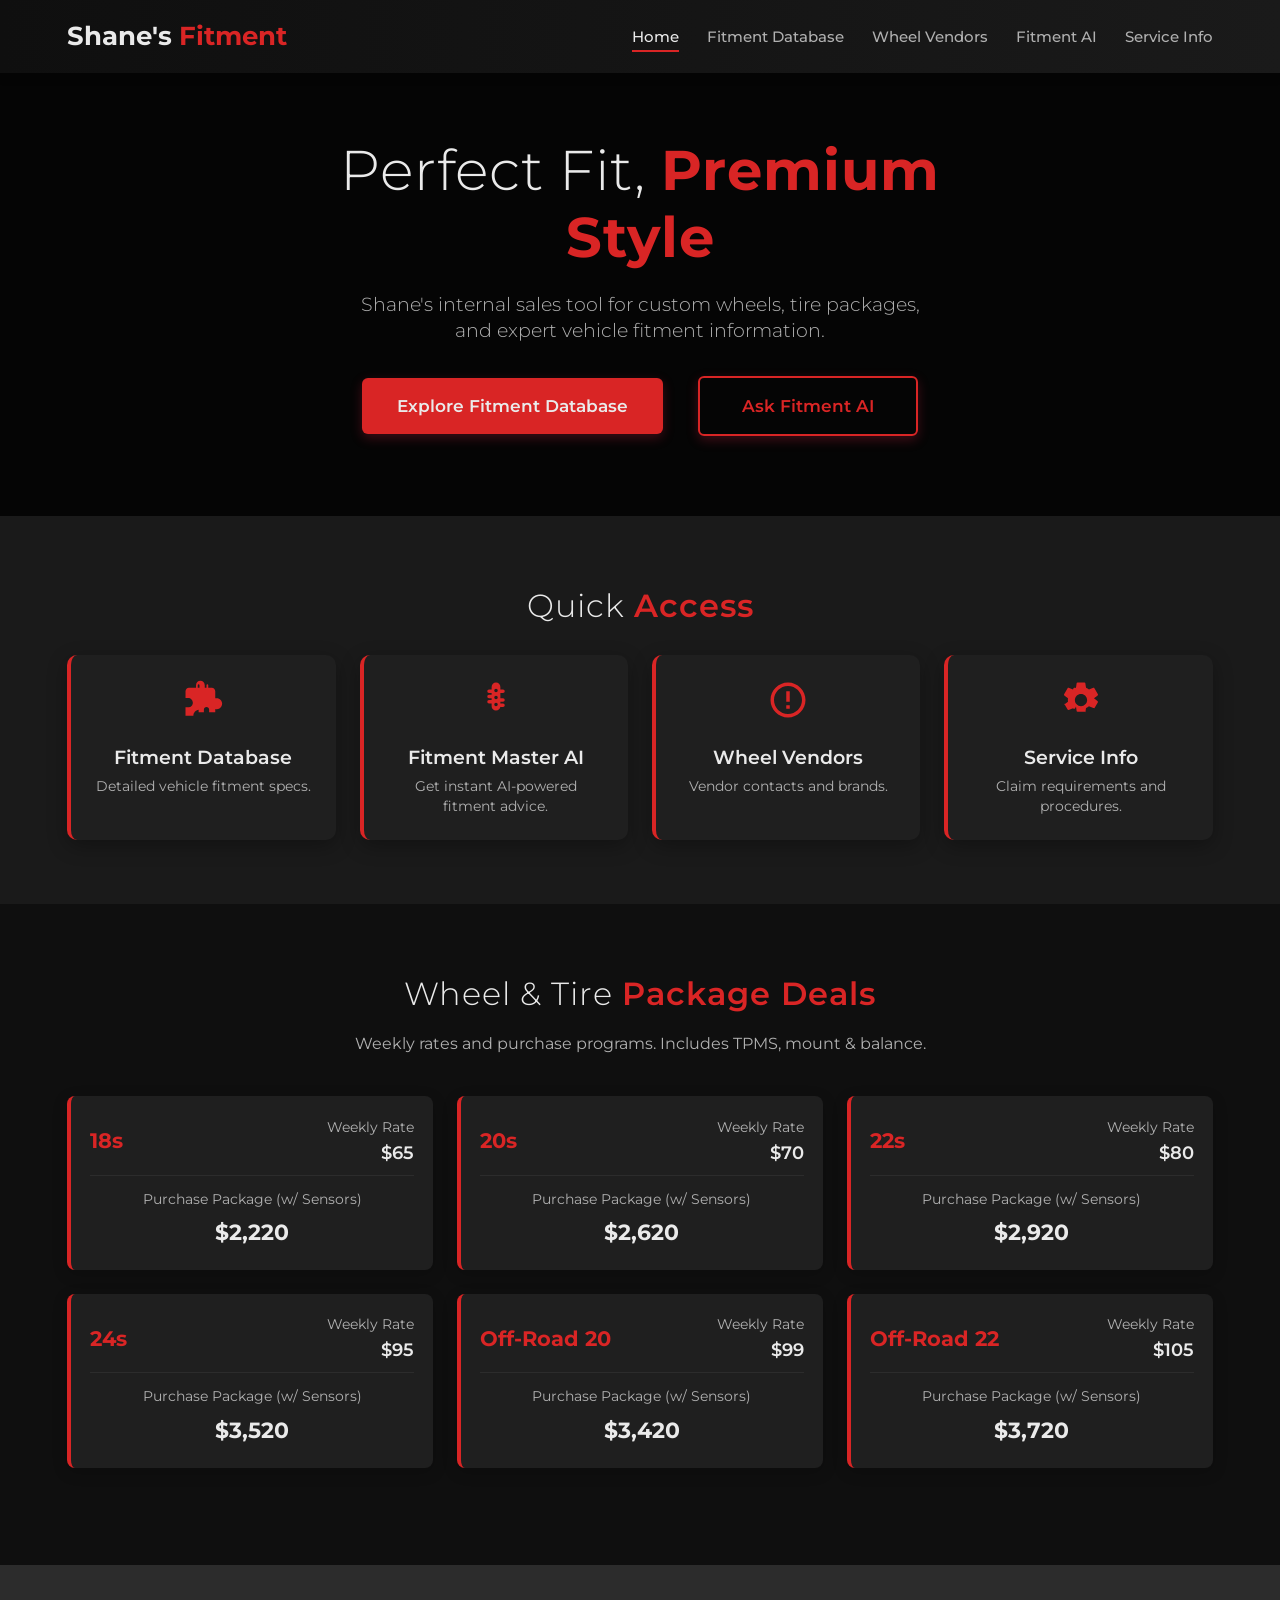
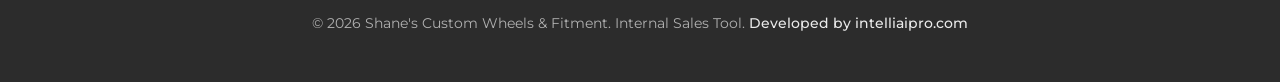
<file: index.html>
<!DOCTYPE html>
<html lang="en">
<head>
    <meta charset="UTF-8">
    <meta name="viewport" content="width=device-width, initial-scale=1.0, user-scalable=no, viewport-fit=cover">
    <title>Shane's Custom Wheels & Fitment</title>
    <meta name="description" content="Internal tool for Shane's sales team. Quick access to wheel and tire fitment data, package deals, and distributor information.">
    <link href="https://fonts.googleapis.com/css2?family=Montserrat:wght@300;400;500;600;700&display=swap" rel="stylesheet">
<style>
:root {
    --black-primary: #0F0F0F;
    --black-secondary: #1A1A1A;
    --black-tertiary: #2C2C2C;
    --black-card: #1F1F1F;
    --black-hover: #383838;
    --text-primary: #EAEAEA;
    --text-secondary: #B0B0B0;
    --accent-red: #D92525;
    --accent-red-hover: #F04040;
    --overlay-dark: rgba(0, 0, 0, 0.65);
    --spacing-unit: 1rem;
}

* {
    margin: 0;
    padding: 0;
    box-sizing: border-box;
    -webkit-tap-highlight-color: transparent;
}

html {
    scroll-behavior: smooth;
}

body {
    background-color: var(--black-primary);
    color: var(--text-primary);
    font-family: 'Montserrat', 'Segoe UI', sans-serif;
    line-height: 1.6;
    font-size: 18px;
    padding-bottom: 120px; /* Increased for bigger nav */
    min-height: 100vh;
    overflow-x: hidden;
}

.container {
    width: 92%;
    max-width: 1200px;
    margin: 0 auto;
    padding: 0 var(--spacing-unit);
}

/* --- Enhanced Mobile Navigation --- */
.app-nav {
    display: none;
    background: linear-gradient(to right, var(--black-primary), var(--black-secondary));
    padding: var(--spacing-unit) 0;
    box-shadow: 0 2px 10px rgba(0,0,0,0.3);
    position: sticky;
    top: 0;
    z-index: 1000;
}
.app-nav .container {
    display: flex;
    justify-content: space-between;
    align-items: center;
}
.nav-logo {
    font-size: calc(var(--spacing-unit) * 1.6);
    font-weight: 700;
    color: var(--text-primary);
    text-decoration: none;
}
.nav-logo span {
    color: var(--accent-red);
}
.nav-links a {
    color: var(--text-secondary);
    text-decoration: none;
    margin-left: calc(var(--spacing-unit) * 1.2);
    font-weight: 500;
    padding-bottom: 0.25rem;
    transition: color 0.3s ease, border-color 0.3s ease;
    border-bottom: 2px solid transparent;
    font-size: calc(var(--spacing-unit) * 1);
}
.nav-links a:hover, .nav-links a.active-nav-link {
    color: var(--text-primary);
    border-bottom: 2px solid var(--accent-red);
}

/* Enhanced Mobile Bottom Navigation */
.mobile-bottom-nav {
    position: fixed !important;
    bottom: 0 !important;
    left: 0 !important;
    right: 0 !important;
    background-color: var(--black-secondary) !important;
    box-shadow: 0 -2px 15px rgba(0,0,0,0.4);
    display: flex !important;
    justify-content: space-around;
    padding: 0.8rem 0;
    z-index: 1000 !important;
    width: 100% !important;
}

/* Force mobile nav on smaller screens */
@media (max-width: 1023px) {
    .mobile-bottom-nav {
        display: flex !important;
        padding: 1.4rem 0.5rem 1.8rem 0.5rem !important; /* Even bigger on mobile */
    }
    .mobile-bottom-nav a {
        min-height: 80px !important; /* Bigger touch targets */
    }
    .mobile-bottom-nav a svg {
        width: 36px !important; /* Even bigger icons on phones */
        height: 36px !important;
    }
    .app-nav {
        display: none !important;
    }
}
.mobile-bottom-nav a {
    flex-grow: 1;
    text-align: center;
    padding: 0.8rem 0.2rem;
    color: var(--text-secondary);
    text-decoration: none;
    font-size: 0.75rem;
    display: flex;
    flex-direction: column;
    align-items: center;
    transition: color 0.2s ease, transform 0.2s ease;
    font-weight: 500;
}
.mobile-bottom-nav a svg {
    width: 28px;
    height: 28px;
    margin-bottom: 0.3rem;
    fill: currentColor;
}
.mobile-bottom-nav a.active-nav-link {
    color: var(--accent-red);
    transform: translateY(-2px);
}
.mobile-bottom-nav a:active {
    transform: scale(0.95);
}

/* --- Page Content Wrappers --- */
.page-content {
    display: none;
    animation: fadeInPage 0.5s ease-out;
}
.page-content.active-page {
    display: block;
}
@keyframes fadeInPage {
    from { opacity: 0; transform: translateY(10px); }
    to { opacity: 1; transform: translateY(0); }
}

/* --- Enhanced Page Headers --- */
.page-header-generic {
    padding: calc(var(--spacing-unit) * 2.5) 0 calc(var(--spacing-unit) * 2);
    text-align: center;
    background-color: var(--black-secondary);
    border-bottom: 1px solid var(--black-tertiary);
}
.page-header-generic h1 {
    font-size: calc(var(--spacing-unit) * 2);
    font-weight: 600;
    margin-bottom: calc(var(--spacing-unit) * 0.8);
    line-height: 1.2;
}
.page-header-generic h1 span { 
    color: var(--accent-red); 
}
.page-header-generic p {
    font-size: calc(var(--spacing-unit) * 1.1);
    color: var(--text-secondary);
    max-width: 600px;
    margin: 0 auto;
    line-height: 1.5;
}

/* --- Home Page --- */
.hero-section {
    background: var(--overlay-dark);
    color: var(--text-primary);
    text-align: center;
    padding: calc(var(--spacing-unit) * 4) var(--spacing-unit) calc(var(--spacing-unit) * 5);
    position: relative;
    display: flex;
    flex-direction: column;
    align-items: center;
    justify-content: center;
}
.hero-content { 
    position: relative; 
    z-index: 2; 
    max-width: 600px; 
}
.hero-title {
    font-size: calc(var(--spacing-unit) * 2.2);
    font-weight: 300; 
    margin-bottom: calc(var(--spacing-unit) * 1.2);
    letter-spacing: 1px; 
    line-height: 1.2;
}
.hero-title span { 
    font-weight: 700; 
    color: var(--accent-red); 
}
.hero-subtitle {
    font-size: calc(var(--spacing-unit) * 1.1);
    margin-bottom: calc(var(--spacing-unit) * 2);
    color: var(--text-secondary); 
    font-weight: 300;
    line-height: 1.4;
}
.hero-cta-group {
    display: flex;
    flex-direction: column;
    gap: calc(var(--spacing-unit) * 1.2);
    margin-top: calc(var(--spacing-unit) * 1.5);
    align-items: center; 
}
.hero-cta-button {
    background-color: var(--accent-red); 
    color: var(--text-primary);
    padding: calc(var(--spacing-unit) * 1.1) calc(var(--spacing-unit) * 2.2);
    text-decoration: none; 
    border-radius: 6px;
    font-size: calc(var(--spacing-unit) * 1.1);
    font-weight: 600;
    transition: background-color 0.3s ease, transform 0.2s ease;
    display: flex;
    align-items: center;
    justify-content: center;
    box-shadow: 0 4px 12px rgba(196, 30, 58, 0.3);
    min-width: 250px;
    min-height: 52px;
}
.hero-cta-button:hover { 
    background-color: var(--accent-red-hover); 
    transform: translateY(-2px); 
}
.hero-cta-button-alt {
    background-color: transparent;
    border: 2px solid var(--accent-red);
    color: var(--accent-red);
}
.hero-cta-button-alt:hover {
    background-color: var(--accent-red);
    color: var(--text-primary);
}

.home-section {
    padding: calc(var(--spacing-unit) * 3) 0;
    background-color: var(--black-primary);
}
.home-section:nth-child(even) { 
    background-color: var(--black-secondary); 
}

.home-section-title {
    text-align: center;
    font-size: calc(var(--spacing-unit) * 1.8);
    font-weight: 300;
    margin-bottom: calc(var(--spacing-unit) * 0.8); 
    color: var(--text-primary);
    letter-spacing: 1px;
}
.home-section-title span { 
    color: var(--accent-red); 
    font-weight: 600; 
}
.home-section-subtitle {
    text-align: center; 
    font-size: calc(var(--spacing-unit) * 1);
    color: var(--text-secondary); 
    max-width: 700px;
    margin: 0 auto calc(var(--spacing-unit) * 2.5) auto; 
    line-height: 1.5;
}

/* Home Page Quick Links Cards Section */
.home-cards-container {
    display: grid;
    grid-template-columns: 1fr; 
    gap: calc(var(--spacing-unit) * 1.2);
    margin-top: calc(var(--spacing-unit) * 1.5);
}
.home-feature-card {
    display: flex;
    flex-direction: column;
    align-items: center;
    text-align: center;
    background-color: var(--black-card);
    padding: calc(var(--spacing-unit) * 1.5);
    border-radius: 10px;
    text-decoration: none;
    color: var(--text-primary);
    box-shadow: 0 6px 20px rgba(0,0,0,0.3);
    transition: transform 0.3s ease, box-shadow 0.3s ease;
    border-left: 4px solid var(--accent-red); 
    min-height: 140px;
}
.home-feature-card:hover {
    transform: translateY(-6px);
    box-shadow: 0 12px 30px rgba(0,0,0,0.4);
}
.home-card-icon {
    margin-bottom: calc(var(--spacing-unit) * 1); 
}
.home-card-icon svg {
    width: 42px;
    height: 42px;
    fill: var(--accent-red);
}
.home-feature-card h3 {
    font-size: calc(var(--spacing-unit) * 1.15);
    font-weight: 600;
    margin-bottom: calc(var(--spacing-unit) * 0.4);
    line-height: 1.3;
}
.home-feature-card p {
    font-size: calc(var(--spacing-unit) * 0.95);
    color: var(--text-secondary);
    line-height: 1.4;
}

/* --- Mobile-First Package Deals Cards --- */
.package-deals-container {
    display: grid;
    grid-template-columns: 1fr;
    gap: calc(var(--spacing-unit) * 1);
    margin-top: calc(var(--spacing-unit) * 1.5);
}

.package-deal-card {
    background-color: var(--black-card);
    border-radius: 8px;
    padding: calc(var(--spacing-unit) * 1.2);
    box-shadow: 0 4px 15px rgba(0,0,0,0.2);
    border-left: 4px solid var(--accent-red);
    transition: transform 0.2s ease, box-shadow 0.2s ease;
}

.package-deal-card:hover {
    transform: translateY(-2px);
    box-shadow: 0 6px 20px rgba(0,0,0,0.3);
}

.package-deal-header {
    display: flex;
    justify-content: space-between;
    align-items: center;
    margin-bottom: calc(var(--spacing-unit) * 0.8);
    padding-bottom: calc(var(--spacing-unit) * 0.5);
    border-bottom: 1px solid var(--black-tertiary);
}

.package-size {
    font-size: calc(var(--spacing-unit) * 1.3);
    font-weight: 700;
    color: var(--accent-red);
}

.weekly-rate {
    font-size: calc(var(--spacing-unit) * 0.9);
    color: var(--text-secondary);
    text-align: right;
}

.weekly-rate-amount {
    display: block;
    font-size: calc(var(--spacing-unit) * 1.1);
    font-weight: 600;
    color: var(--text-primary);
}

.package-purchase {
    text-align: center;
}

.package-purchase-label {
    font-size: calc(var(--spacing-unit) * 0.85);
    color: var(--text-secondary);
    margin-bottom: calc(var(--spacing-unit) * 0.3);
}

.package-purchase-amount {
    font-size: calc(var(--spacing-unit) * 1.4);
    font-weight: 700;
    color: var(--text-primary);
}

/* --- Mobile-First Vendor Cards --- */
.vendor-cards-container {
    display: grid;
    grid-template-columns: 1fr;
    gap: calc(var(--spacing-unit) * 1);
    margin-top: calc(var(--spacing-unit) * 1.5);
}

.vendor-card {
    background-color: var(--black-card);
    border-radius: 8px;
    padding: calc(var(--spacing-unit) * 1.2);
    box-shadow: 0 4px 15px rgba(0,0,0,0.2);
    border-left: 4px solid var(--accent-red);
    transition: transform 0.2s ease, box-shadow 0.2s ease;
}

.vendor-card:hover {
    transform: translateY(-2px);
    box-shadow: 0 6px 20px rgba(0,0,0,0.3);
}

.vendor-header {
    display: flex;
    justify-content: space-between;
    align-items: flex-start;
    margin-bottom: calc(var(--spacing-unit) * 0.8);
    flex-wrap: wrap;
    gap: calc(var(--spacing-unit) * 0.5);
}

.vendor-name {
    font-size: calc(var(--spacing-unit) * 1.1);
    font-weight: 600;
    color: var(--text-primary);
    flex: 1;
    min-width: 200px;
}

.vendor-phone {
    font-size: calc(var(--spacing-unit) * 0.95);
    font-weight: 500;
    color: var(--accent-red);
    text-decoration: none;
    padding: calc(var(--spacing-unit) * 0.3) calc(var(--spacing-unit) * 0.8);
    background-color: rgba(217, 37, 37, 0.1);
    border-radius: 4px;
    transition: background-color 0.2s ease;
}

.vendor-phone:hover {
    background-color: rgba(217, 37, 37, 0.2);
}

.vendor-brands-label {
    font-size: calc(var(--spacing-unit) * 0.8);
    color: var(--text-secondary);
    margin-bottom: calc(var(--spacing-unit) * 0.4);
    text-transform: uppercase;
    letter-spacing: 0.5px;
    font-weight: 500;
}

.vendor-brands {
    font-size: calc(var(--spacing-unit) * 0.9);
    color: var(--text-primary);
    line-height: 1.5;
    word-break: break-word;
}

/* --- AI Interface Enhancement --- */
.ai-interface-container {
    width: 100%;
    height: 80vh;
    min-height: 600px;
    background-color: var(--black-card);
    border-radius: 12px;
    box-shadow: 0 8px 25px rgba(0,0,0,0.3);
    margin: calc(var(--spacing-unit) * 2) 0;
    overflow: hidden;
    border: 2px solid var(--black-tertiary);
}

.ai-interface-container iframe {
    width: 100%;
    height: 100%;
    border: none;
    border-radius: 10px;
}

.ai-intro {
    text-align: center;
    padding: calc(var(--spacing-unit) * 2);
    background-color: var(--black-secondary);
    margin-bottom: calc(var(--spacing-unit) * 1);
    border-radius: 8px;
}

.ai-intro h2 {
    font-size: calc(var(--spacing-unit) * 1.4);
    margin-bottom: calc(var(--spacing-unit) * 0.8);
    color: var(--accent-red);
}

.ai-intro p {
    font-size: calc(var(--spacing-unit) * 1);
    color: var(--text-secondary);
    line-height: 1.5;
}

/* --- Fitment Database --- */
.fitment-search-container {
    margin: calc(var(--spacing-unit) * 1.5) auto calc(var(--spacing-unit) * 2); 
    max-width: 500px; 
    padding: 0 var(--spacing-unit);
}
.fitment-search-container input[type="text"] {
    width: 100%;
    padding: calc(var(--spacing-unit) * 1) calc(var(--spacing-unit) * 1.2);
    background-color: var(--black-tertiary);
    border: 2px solid var(--black-card);
    border-radius: 8px;
    color: var(--text-primary);
    font-size: calc(var(--spacing-unit) * 1);
    outline: none;
    box-shadow: 0 4px 15px rgba(0,0,0,0.2);
    transition: border-color 0.3s ease, box-shadow 0.3s ease;
    min-height: 52px;
}
.fitment-search-container input[type="text"]:focus {
    border-color: var(--accent-red);
    box-shadow: 0 4px 15px rgba(217, 37, 37, 0.2);
}
.fitment-search-container input[type="text"]::placeholder { 
    color: var(--text-secondary); 
}

.manufacturer-cards-container {
    display: grid;
    grid-template-columns: 1fr; 
    gap: calc(var(--spacing-unit) * 1.2);
    padding: 0 var(--spacing-unit) var(--spacing-unit);
}
.manufacturer-card {
    background-color: var(--black-card);
    border-radius: 8px;
    padding: calc(var(--spacing-unit) * 1.4);
    box-shadow: 0 6px 18px rgba(0,0,0,0.25);
    transition: transform 0.2s ease-out, box-shadow 0.2s ease-out;
    border-left: 4px solid var(--accent-red);
    cursor: pointer;
    min-height: 120px;
}
.manufacturer-card:hover {
    transform: translateY(-4px);
    box-shadow: 0 10px 25px rgba(0,0,0,0.35);
}
.manufacturer-card-title {
    font-size: calc(var(--spacing-unit) * 1.3);
    font-weight: 600; 
    margin-bottom: calc(var(--spacing-unit) * 0.4);
    line-height: 1.3;
}
.manufacturer-card-desc {
    font-size: calc(var(--spacing-unit) * 0.95);
    color: var(--text-secondary);
    margin-bottom: calc(var(--spacing-unit) * 0.8);
    line-height: 1.4;
}
.manufacturer-card-tag {
    display: inline-block; 
    background-color: rgba(217, 37, 37, 0.1);
    color: var(--accent-red); 
    padding: 0.4rem 1rem;
    border-radius: 4px;
    font-size: 0.8rem;
    font-weight: 500; 
    text-transform: uppercase;
    letter-spacing: 0.5px;
}
.manufacturer-card.hidden-card { 
    display: none !important; 
}

/* Fitment Detail View */
.fitment-detail-view {
    padding: calc(var(--spacing-unit) * 1.5) 0; 
    background-color: var(--black-primary);
}
.fitment-detail-header {
    display: flex;
    align-items: center;
    margin-bottom: calc(var(--spacing-unit) * 2);
    padding: 0 var(--spacing-unit); 
}
.back-to-list-btn {
    background: none; 
    border: none; 
    color: var(--accent-red);
    font-size: calc(var(--spacing-unit) * 1.8);
    padding: calc(var(--spacing-unit) * 0.8);
    margin-right: calc(var(--spacing-unit) * 0.8); 
    cursor: pointer;
    display: flex; 
    align-items: center; 
    justify-content: center;
    border-radius: 50%;
    transition: background-color 0.3s ease, transform 0.2s ease;
    min-width: 48px;
    min-height: 48px;
}
.back-to-list-btn:hover {
    background-color: rgba(217, 37, 37, 0.1);
    transform: scale(1.1);
}
.back-to-list-btn svg {
    width: 28px;
    height: 28px;
    fill: currentColor;
}
.fitment-detail-title {
    font-size: calc(var(--spacing-unit) * 1.6);
    font-weight: 600;
    line-height: 1.3;
}
.fitment-detail-title span { 
    color: var(--accent-red); 
}

/* --- Mobile-First Fitment Table Cards --- */
.fitment-table-container {
    display: grid;
    grid-template-columns: 1fr;
    gap: calc(var(--spacing-unit) * 1);
    padding: 0 var(--spacing-unit);
}

.fitment-vehicle-card {
    background-color: var(--black-card);
    border-radius: 8px;
    padding: calc(var(--spacing-unit) * 1.2);
    box-shadow: 0 4px 15px rgba(0,0,0,0.2);
    border-left: 4px solid var(--accent-red);
    transition: transform 0.2s ease, box-shadow 0.2s ease;
}

.fitment-vehicle-card:hover {
    transform: translateY(-2px);
    box-shadow: 0 6px 20px rgba(0,0,0,0.3);
}

.fitment-vehicle-header {
    display: flex;
    justify-content: space-between;
    align-items: flex-start;
    margin-bottom: calc(var(--spacing-unit) * 0.8);
    flex-wrap: wrap;
    gap: calc(var(--spacing-unit) * 0.5);
}

.fitment-vehicle-name {
    font-size: calc(var(--spacing-unit) * 1.2);
    font-weight: 600;
    color: var(--text-primary);
    flex: 1;
}

.fitment-vehicle-years {
    font-size: calc(var(--spacing-unit) * 0.9);
    color: var(--accent-red);
    background-color: rgba(217, 37, 37, 0.1);
    padding: calc(var(--spacing-unit) * 0.2) calc(var(--spacing-unit) * 0.6);
    border-radius: 4px;
    font-weight: 500;
}

.fitment-specs-grid {
    display: grid;
    grid-template-columns: 1fr 1fr;
    gap: calc(var(--spacing-unit) * 0.8);
    margin-bottom: calc(var(--spacing-unit) * 0.8);
}

.fitment-spec-item {
    display: flex;
    flex-direction: column;
}

.fitment-spec-label {
    font-size: calc(var(--spacing-unit) * 0.75);
    color: var(--text-secondary);
    text-transform: uppercase;
    letter-spacing: 0.5px;
    font-weight: 500;
    margin-bottom: calc(var(--spacing-unit) * 0.2);
}

.fitment-spec-value {
    font-size: calc(var(--spacing-unit) * 0.9);
    color: var(--text-primary);
    font-weight: 500;
}

.fitment-notes {
    margin-top: calc(var(--spacing-unit) * 0.8);
    padding-top: calc(var(--spacing-unit) * 0.8);
    border-top: 1px solid var(--black-tertiary);
}

.fitment-notes-label {
    font-size: calc(var(--spacing-unit) * 0.75);
    color: var(--text-secondary);
    text-transform: uppercase;
    letter-spacing: 0.5px;
    font-weight: 500;
    margin-bottom: calc(var(--spacing-unit) * 0.3);
}

.fitment-notes-text {
    font-size: calc(var(--spacing-unit) * 0.85);
    color: var(--text-primary);
    line-height: 1.4;
    font-style: italic;
}

/* --- Service Page --- */
.content-section { 
    padding: calc(var(--spacing-unit) * 2) 0;
}
.service-requirements {
    background-color: var(--black-card);
    padding: calc(var(--spacing-unit) * 2);
    border-radius: 10px;
    box-shadow: 0 8px 20px rgba(0,0,0,0.25);
}
.service-requirements h2 {
    font-size: calc(var(--spacing-unit) * 1.5);
    color: var(--accent-red);
    margin-bottom: calc(var(--spacing-unit) * 1.2);
    border-bottom: 2px solid var(--black-tertiary);
    padding-bottom: calc(var(--spacing-unit) * 0.8);
}
.service-requirements ul {
    list-style-type: none;
    padding-left: 0;
    margin-bottom: calc(var(--spacing-unit) * 1.2);
}
.service-requirements ul li {
    margin-bottom: calc(var(--spacing-unit) * 1);
    font-size: calc(var(--spacing-unit) * 1.05);
    line-height: 1.6;
    padding-left: 2em;
    position: relative;
}
.service-requirements ul li::before {
    content: '•';
    color: var(--accent-red);
    font-weight: bold;
    font-size: calc(var(--spacing-unit) * 1.2);
    position: absolute;
    left: 0;
    top: 0;
}
.service-requirements ul ul {
    list-style-type: none;
    padding-left: calc(var(--spacing-unit) * 1.5);
    margin-top: calc(var(--spacing-unit) * 0.8);
}
.service-requirements ul ul li::before {
    content: '-';
    color: var(--text-secondary);
}
.service-requirements strong {
    color: var(--text-primary);
    font-weight: 600;
}
.handwritten-note-header { 
    font-family: 'Comic Sans MS', 'Chalkduster', 'cursive';
    color: #FFD700; 
    font-style: italic;
    font-size: calc(var(--spacing-unit) * 0.95) !important;
    margin-top: calc(var(--spacing-unit) * 0.4);
}
.handwritten-note { 
    font-family: 'Comic Sans MS', 'Chalkduster', 'cursive';
    color: #FFD700;
    font-style: italic;
    font-size: calc(var(--spacing-unit) * 1.05);
}
.important-note {
    margin-top: calc(var(--spacing-unit) * 1.5);
    padding: calc(var(--spacing-unit) * 1.5);
    background-color: rgba(217, 37, 37, 0.1);
    border-left: 4px solid var(--accent-red);
    border-radius: 6px;
    text-align: center;
    box-shadow: 0 4px 15px rgba(0,0,0,0.2);
}

/* Footer */
footer {
    background-color: var(--black-tertiary); 
    color: var(--text-secondary);
    padding: calc(var(--spacing-unit) * 3) 0; /* Increased padding since no distributor section */
    text-align: center;
    font-size: 0.9rem;
    border-top: 1px solid var(--black-primary);
    line-height: 1.5;
    margin-top: calc(var(--spacing-unit) * 2); /* Add some top margin */
}
footer strong { 
    color: var(--text-primary); 
    font-weight: 500; 
}

/* --- Tablet/Medium Screen Adjustments (768px to 1023px) --- */
@media (min-width: 768px) and (max-width: 1023px) {
    body {
        font-size: 17px;
        padding-bottom: 130px; /* Account for bigger nav */
    }
    .hero-title { 
        font-size: calc(var(--spacing-unit) * 2.8); 
    }
    .hero-subtitle { 
        font-size: calc(var(--spacing-unit) * 1.15); 
    }
    .home-cards-container { 
        grid-template-columns: repeat(auto-fit, minmax(200px, 1fr)); 
        gap: calc(var(--spacing-unit) * 1.3); 
    }
    .package-deals-container {
        grid-template-columns: repeat(auto-fit, minmax(250px, 1fr));
        gap: calc(var(--spacing-unit) * 1.3);
    }
    .vendor-cards-container {
        grid-template-columns: repeat(auto-fit, minmax(300px, 1fr));
        gap: calc(var(--spacing-unit) * 1.3);
    }
    .manufacturer-cards-container {
        grid-template-columns: repeat(auto-fit, minmax(250px, 1fr)); 
        gap: calc(var(--spacing-unit) * 1.3);
    }
    .fitment-table-container {
        grid-template-columns: repeat(auto-fill, minmax(350px, 1fr));
        gap: calc(var(--spacing-unit) * 1.3);
    }
}

/* --- Desktop Overrides (min-width: 1024px) --- */
@media (min-width: 1024px) {
    body {
        padding-bottom: 0; 
        font-size: 16px;
    }
    .mobile-bottom-nav {
        display: none !important; 
    }
    .app-nav {
        display: block !important; 
    }
    .nav-links a { 
        font-size: calc(var(--spacing-unit) * 0.95); 
        margin-left: calc(var(--spacing-unit) * 1.5); 
    }

    .hero-title { 
        font-size: calc(var(--spacing-unit) * 3.5); 
    }
    .hero-subtitle { 
        font-size: calc(var(--spacing-unit) * 1.2); 
    }
    .hero-cta-group { 
        flex-direction: row; 
        justify-content: center; 
    }
    .hero-cta-button { 
        padding: calc(var(--spacing-unit) * 0.9) calc(var(--spacing-unit) * 2.2); 
        font-size: calc(var(--spacing-unit) * 1.05); 
        min-width: 220px;
        min-height: auto;
    }
    .hero-cta-button + .hero-cta-button { 
        margin-left: var(--spacing-unit); 
        margin-top: 0; 
    }

    .home-section { 
        padding: calc(var(--spacing-unit) * 4) 0; 
    } 
    .home-section-title { 
        font-size: calc(var(--spacing-unit) * 2); 
    } 
    .home-section-subtitle { 
        font-size: calc(var(--spacing-unit) * 1); 
    } 
    .home-cards-container { 
        grid-template-columns: repeat(auto-fit, minmax(230px, 1fr)); 
        gap: calc(var(--spacing-unit) * 1.5); 
    }
    .home-feature-card h3 {
        font-size: calc(var(--spacing-unit) * 1.2);
    }
    .home-feature-card p {
        font-size: calc(var(--spacing-unit) * 0.9);
    }

    .package-deals-container {
        grid-template-columns: repeat(auto-fit, minmax(280px, 1fr));
        gap: calc(var(--spacing-unit) * 1.5);
    }

    .vendor-cards-container {
        grid-template-columns: repeat(auto-fit, minmax(350px, 1fr));
        gap: calc(var(--spacing-unit) * 1.5);
    }

    .page-header-generic h1 { 
        font-size: calc(var(--spacing-unit) * 2.5); 
    }

    .manufacturer-cards-container {
        grid-template-columns: repeat(auto-fit, minmax(280px, 1fr)); 
        gap: calc(var(--spacing-unit) * 1.5);
    }
    .manufacturer-card { 
        padding: calc(var(--spacing-unit) * 1.5); 
    }

    .fitment-table-container {
        grid-template-columns: repeat(auto-fill, minmax(400px, 1fr));
        gap: calc(var(--spacing-unit) * 1.5);
    }

    .service-requirements h2 { 
        font-size: calc(var(--spacing-unit) * 1.8); 
    }
    .service-requirements ul li { 
        font-size: calc(var(--spacing-unit) * 1); 
    }

    .ai-interface-container {
        height: 85vh;
        min-height: 700px;
    }
}
</style>
</head>
<body>

    <!-- Top Navigation (Desktop) -->
    <nav class="app-nav">
        <div class="container">
            <a href="#" class="nav-logo" data-page="home-page">Shane's <span>Fitment</span></a>
            <div class="nav-links">
                <a href="#" data-page="home-page" class="active-nav-link">Home</a>
                <a href="#" data-page="fitment-page">Fitment Database</a>
                <a href="#" data-page="vendors-page">Wheel Vendors</a>
                <a href="#" data-page="ai-page">Fitment AI</a>
                <a href="#" data-page="service-page">Service Info</a>
            </div>
        </div>
    </nav>

    <!-- Home Page Content -->
    <div id="home-page" class="page-content active-page">
        <section class="hero-section">
            <div class="hero-content">
                <h1 class="hero-title">Perfect Fit, <span>Premium Style</span></h1>
                <p class="hero-subtitle">Shane's internal sales tool for custom wheels, tire packages, and expert vehicle fitment information.</p>
                <div class="hero-cta-group">
                    <a href="#" class="hero-cta-button" data-page="fitment-page">Explore Fitment Database</a>
                    <a href="#" class="hero-cta-button hero-cta-button-alt" data-page="ai-page">Ask Fitment AI</a>
                </div>
            </div>
        </section>

        <section class="home-section" id="home-quick-links-section">
            <div class="container">
                <h2 class="home-section-title">Quick <span>Access</span></h2>
                <div class="home-cards-container">
                    <a href="#" data-page="fitment-page" class="home-feature-card">
                        <div class="home-card-icon">
                            <svg viewBox="0 0 24 24"><path d="M20.5 11H19V7c0-1.1-.9-2-2-2h-4V3.5C13 2.12 11.88 1 10.5 1S8 2.12 8 3.5V5H4c-1.1 0-1.99.9-1.99 2v3.8H3.5c1.49 0 2.7 1.21 2.7 2.7s-1.21 2.7-2.7 2.7H2V21h4.5c0-1.71 1.29-3.14 3-3.43V19h3v-1.5c0-.83.67-1.5 1.5-1.5s1.5.67 1.5 1.5V19h3.5v-1.82A2.73 2.73 0 0020.5 11zM11 5H9V3.5c0-.28.22-.5.5-.5s.5.22.5.5V5zm5 0h-2V3.5c0-.28.22-.5.5-.5s.5.22.5.5V5z"/></svg>
                        </div>
                        <h3>Fitment Database</h3>
                        <p>Detailed vehicle fitment specs.</p>
                    </a>
                    <a href="#" data-page="ai-page" class="home-feature-card">
                        <div class="home-card-icon">
                             <svg xmlns="http://www.w3.org/2000/svg" viewBox="0 0 24 24">
                                <path d="M12 2a2.5 2.5 0 00-2.5 2.5V6H8a1 1 0 000 2h1.5v1H8a1 1 0 000 2h1.5v1H8a1 1 0 000 2h1.5v1.5a2.5 2.5 0 005 0V16H16a1 1 0 000-2h-1.5v-1H16a1 1 0 000-2h-1.5V8H16a1 1 0 000-2h-1.5V4.5A2.5 2.5 0 0012 2zm0 13.5a1 1 0 110-2 1 1 0 010 2zm0-4a1 1 0 110-2 1 1 0 010 2zm0-4a1 1 0 110-2 1 1 0 010 2z"/>
                            </svg>
                        </div>
                        <h3>Fitment Master AI</h3>
                        <p>Get instant AI-powered fitment advice.</p>
                    </a>
                    <a href="#" data-page="vendors-page" class="home-feature-card">
                         <div class="home-card-icon">
                             <svg viewBox="0 0 24 24"><path d="M12 2C6.48 2 2 6.48 2 12s4.48 10 10 10 10-4.48 10-10S17.52 2 12 2zm0 18c-4.41 0-8-3.59-8-8s3.59-8 8-8 8 3.59 8 8-3.59 8-8 8zm-1-13h2v6h-2zm0 8h2v2h-2z"/></svg>
                        </div>
                        <h3>Wheel Vendors</h3>
                        <p>Vendor contacts and brands.</p>
                    </a>
                     <a href="#" data-page="service-page" class="home-feature-card">
                         <div class="home-card-icon">
                             <svg viewBox="0 0 24 24"><path d="M19.43 12.98c.04-.32.07-.64.07-.98s-.03-.66-.07-.98l2.11-1.65c.19-.15.24-.42.12-.64l-2-3.46c-.12-.22-.39-.3-.61-.22l-2.49 1c-.52-.4-1.08-.73-1.69-.98l-.38-2.65C14.46 2.18 14.25 2 14 2h-4c-.25 0-.46.18-.49.42l-.38 2.65c-.61.25-1.17-.59-1.69.98l-2.49-1c-.23-.09-.49 0-.61.22l-2 3.46c-.13.22-.07.49.12.64l2.11 1.65c-.04.32-.07.65-.07.98s.03.66.07.98l-2.11 1.65c-.19-.15-.24-.42-.12-.64l2 3.46c.12.22.39.3.61.22l2.49-1c.52.4 1.08.73 1.69-.98l.38 2.65c.03.24.24.42.49.42h4c.25 0 .46-.18.49.42l.38-2.65c.61-.25 1.17-.59 1.69-.98l2.49 1c.23.09.49 0 .61.22l2-3.46c.12-.22-.07-.49-.12-.64l-2.11-1.65zM12 15.5c-1.93 0-3.5-1.57-3.5-3.5s1.57-3.5 3.5-3.5 3.5 1.57 3.5 3.5-1.57 3.5-3.5 3.5z"/></svg>
                        </div>
                        <h3>Service Info</h3>
                        <p>Claim requirements and procedures.</p>
                    </a>
                </div>
            </div>
        </section>

        <section class="home-section" id="home-package-deals-section">
            <div class="container">
                <h2 class="home-section-title">Wheel & Tire <span>Package Deals</span></h2>
                <p class="home-section-subtitle">Weekly rates and purchase programs. Includes TPMS, mount & balance.</p>
                <div class="package-deals-container">
                    <div class="package-deal-card">
                        <div class="package-deal-header">
                            <div class="package-size">18s</div>
                            <div class="weekly-rate">
                                Weekly Rate
                                <span class="weekly-rate-amount">$65</span>
                            </div>
                        </div>
                        <div class="package-purchase">
                            <div class="package-purchase-label">Purchase Package (w/ Sensors)</div>
                            <div class="package-purchase-amount">$2,220</div>
                        </div>
                    </div>
                    <div class="package-deal-card">
                        <div class="package-deal-header">
                            <div class="package-size">20s</div>
                            <div class="weekly-rate">
                                Weekly Rate
                                <span class="weekly-rate-amount">$70</span>
                            </div>
                        </div>
                        <div class="package-purchase">
                            <div class="package-purchase-label">Purchase Package (w/ Sensors)</div>
                            <div class="package-purchase-amount">$2,620</div>
                        </div>
                    </div>
                    <div class="package-deal-card">
                        <div class="package-deal-header">
                            <div class="package-size">22s</div>
                            <div class="weekly-rate">
                                Weekly Rate
                                <span class="weekly-rate-amount">$80</span>
                            </div>
                        </div>
                        <div class="package-purchase">
                            <div class="package-purchase-label">Purchase Package (w/ Sensors)</div>
                            <div class="package-purchase-amount">$2,920</div>
                        </div>
                    </div>
                    <div class="package-deal-card">
                        <div class="package-deal-header">
                            <div class="package-size">24s</div>
                            <div class="weekly-rate">
                                Weekly Rate
                                <span class="weekly-rate-amount">$95</span>
                            </div>
                        </div>
                        <div class="package-purchase">
                            <div class="package-purchase-label">Purchase Package (w/ Sensors)</div>
                            <div class="package-purchase-amount">$3,520</div>
                        </div>
                    </div>
                    <div class="package-deal-card">
                        <div class="package-deal-header">
                            <div class="package-size">Off-Road 20</div>
                            <div class="weekly-rate">
                                Weekly Rate
                                <span class="weekly-rate-amount">$99</span>
                            </div>
                        </div>
                        <div class="package-purchase">
                            <div class="package-purchase-label">Purchase Package (w/ Sensors)</div>
                            <div class="package-purchase-amount">$3,420</div>
                        </div>
                    </div>
                    <div class="package-deal-card">
                        <div class="package-deal-header">
                            <div class="package-size">Off-Road 22</div>
                            <div class="weekly-rate">
                                Weekly Rate
                                <span class="weekly-rate-amount">$105</span>
                            </div>
                        </div>
                        <div class="package-purchase">
                            <div class="package-purchase-label">Purchase Package (w/ Sensors)</div>
                            <div class="package-purchase-amount">$3,720</div>
                        </div>
                    </div>
                </div>
            </div>
        </section>
    </div>

    <!-- Fitment AI Page Content -->
    <div id="ai-page" class="page-content">
        <header class="page-header-generic">
            <div class="container">
                <h1>Fitment Master <span>AI</span></h1>
                <p>Get instant, expert wheel and tire fitment advice powered by AI</p>
            </div>
        </header>
        <div class="container content-section">
            <div class="ai-intro">
                <h2>Ask Shane's Fitment Expert AI</h2>
                <p>Get instant answers about wheel fitment, tire sizes, offset recommendations, and compatibility questions. Simply type your question below!</p>
            </div>
            <div class="ai-interface-container">
                <iframe 
                    src="https://embed.pickaxeproject.com/axe?id=Shane_s_AI_Fitment_Specialist_9GY64&mode=embed_gold&host=beta&theme=custom&opacity=100&font_family=Montserrat&font_color=%23EAEAEA&background_color=%23191919&input_background_color=%232C2C2C&input_font_color=%23EAEAEA&button_background_color=%23D92525&button_font_color=%23FFFFFF&chat_bubble_background_color=%231F1F1F&chat_bubble_font_color=%23EAEAEA"
                    frameborder="0"
                    style="overflow: hidden; transition: height 0.5s ease;"
                    width="100%"
                    height="100%">
                </iframe>
            </div>
        </div>
    </div>

    <!-- Fitment Page Content -->
    <div id="fitment-page" class="page-content">
        <header class="page-header-generic fitment-page-header">
            <div class="container">
                <h1>Vehicle <span>Fitment</span> Database</h1>
                <p>Quick reference for sales. Select a manufacturer.</p>
            </div>
        </header>
        <div class="fitment-search-container">
            <input type="text" id="manufacturer-search-input" placeholder="Search Manufacturers (e.g., Ford)...">
        </div>
        <div class="manufacturer-cards-container" id="manufacturer-cards-list">
            <!-- Manufacturer cards will be dynamically inserted here by JavaScript -->
        </div>
        <div id="fitment-detail-section-wrapper" class="page-content" style="display: none;"> 
            <div class="container fitment-detail-view">
                <header class="fitment-detail-header">
                    <button class="back-to-list-btn" id="back-to-mfg-list-btn" aria-label="Back to manufacturer list">
                        <svg viewBox="0 0 24 24"><path d="M15.41 7.41L14 6l-6 6 6 6 1.41-1.41L10.83 12z"/></svg>
                    </button>
                    <h2 class="fitment-detail-title" id="fitment-detail-manufacturer-name"><span>Manufacturer</span> Fitment</h2>
                </header>
                <div class="fitment-table-container" id="fitment-detail-table-container">
                    <!-- Fitment cards will be dynamically inserted here -->
                </div>
            </div>
        </div>
    </div>

    <!-- Wheel Vendors Page Content -->
    <div id="vendors-page" class="page-content">
        <header class="page-header-generic">
            <div class="container">
                <h1>Wheel Vendor <span>Contact List</span></h1>
                <p>Quick reference for vendor information and brands they carry.</p>
            </div>
        </header>
        <div class="container content-section">
            <div class="vendor-cards-container" id="vendor-cards-container">
                <!-- Vendor cards will be dynamically inserted here by JavaScript -->
            </div>
        </div>
    </div>

    <!-- Service Page Content -->
    <div id="service-page" class="page-content">
        <header class="page-header-generic">
            <div class="container">
                <h1>BMS <span>Claim Requirements</span></h1>
                <p class="handwritten-note-header">(BMS Requires: 2 Written Forms, one Payment History). Send Email to Logan/Heather.</p>
            </div>
        </header>
        <div class="container content-section">
            <div class="service-requirements">
                <h2>Claim Checklist:</h2>
                <ul>
                    <li>BMS Waivers fully filled out
                        <ul><li>Including Tread Depth</li></ul>
                    </li>
                    <li>$1,000 Tire & Wheel Guarantee Form</li>
                    <li>Rental Purchase Agreement
                        <ul><li><strong>STOCK NUMBERS MUST MATCH INVENTORY REPORT</strong></li></ul>
                    </li>
                    <li>Inventory Report
                        <ul>
                            <li>NOTATION OF DAMAGED TIRE</li>
                            <li>Swap/Service needs to be done <strong>after NOT before</strong> printing of Inventory Report</li>
                        </ul>
                    </li>
                    <li>Customer Payment History
                        <ul><li><strong>MAKE SURE CUSTOMER IS CURRENT</strong></li></ul>
                    </li>
                    <li>Photos of damaged tires
                        <ul><li>IF WE ARE CLAIMING MORE THAN ONE THEY ALL HAVE TO BE IN A PICTURE TOGETHER</li></ul>
                    </li>
                </ul>
                <p class="important-note handwritten-note"><strong>Important: CHECK PAYMENT HISTORY FIRST!</strong></p>
            </div>
        </div>
    </div>

    <!-- Bottom Navigation (Mobile) -->
    <nav class="mobile-bottom-nav">
        <a href="#" data-page="home-page" class="active-nav-link">
            <svg viewBox="0 0 24 24"><path d="M10 20v-6h4v6h5v-8h3L12 3 2 12h3v8z"/></svg>
            Home
        </a>
        <a href="#" data-page="fitment-page">
            <svg viewBox="0 0 24 24"><path d="M20.5 11H19V7c0-1.1-.9-2-2-2h-4V3.5C13 2.12 11.88 1 10.5 1S8 2.12 8 3.5V5H4c-1.1 0-1.99.9-1.99 2v3.8H3.5c1.49 0 2.7 1.21 2.7 2.7s-1.21 2.7-2.7 2.7H2V21h4.5c0-1.71 1.29-3.14 3-3.43V19h3v-1.5c0-.83.67-1.5 1.5-1.5s1.5.67 1.5 1.5V19h3.5v-1.82A2.73 2.73 0 0020.5 11zM11 5H9V3.5c0-.28.22-.5.5-.5s.5.22.5.5V5zm5 0h-2V3.5c0-.28.22-.5.5-.5s.5.22.5.5V5z"/></svg>
            Fitment
        </a>
         <a href="#" data-page="vendors-page">
            <svg viewBox="0 0 24 24"><path d="M12 2C6.48 2 2 6.48 2 12s4.48 10 10 10 10-4.48 10-10S17.52 2 12 2zm0 18c-4.41 0-8-3.59-8-8s3.59-8 8-8 8 3.59 8 8-3.59 8-8 8zm-1-13h2v6h-2zm0 8h2v2h-2z"/></svg>
            Vendors
        </a>
         <a href="#" data-page="ai-page">
            <svg xmlns="http://www.w3.org/2000/svg" viewBox="0 0 24 24"><path d="M12 2a2.5 2.5 0 00-2.5 2.5V6H8a1 1 0 000 2h1.5v1H8a1 1 0 000 2h1.5v1H8a1 1 0 000 2h1.5v1.5a2.5 2.5 0 005 0V16H16a1 1 0 000-2h-1.5v-1H16a1 1 0 000-2h-1.5V8H16a1 1 0 000-2h-1.5V4.5A2.5 2.5 0 0012 2zm0 13.5a1 1 0 110-2 1 1 0 010 2zm0-4a1 1 0 110-2 1 1 0 010 2zm0-4a1 1 0 110-2 1 1 0 010 2z"/></svg>
            AI
        </a>
        <a href="#" data-page="service-page">
             <svg viewBox="0 0 24 24"><path d="M19.43 12.98c.04-.32.07-.64.07-.98s-.03-.66-.07-.98l2.11-1.65c.19-.15.24-.42.12-.64l-2-3.46c-.12-.22-.39-.3-.61-.22l-2.49 1c-.52-.4-1.08-.73-1.69-.98l-.38-2.65C14.46 2.18 14.25 2 14 2h-4c-.25 0-.46.18-.49.42l-.38 2.65c-.61.25-1.17-.59-1.69.98l-2.49-1c-.23-.09-.49 0-.61.22l-2 3.46c-.13.22-.07.49.12.64l2.11 1.65c-.04.32-.07.65-.07.98s.03.66.07.98l-2.11 1.65c-.19-.15-.24-.42-.12-.64l2 3.46c.12.22.39.3.61.22l2.49-1c.52.4 1.08.73 1.69-.98l.38 2.65c.03.24.24.42.49.42h4c.25 0 .46-.18.49.42l.38-2.65c.61-.25 1.17-.59 1.69-.98l2.49 1c.23.09.49 0 .61.22l2-3.46c.12-.22-.07-.49-.12-.64l-2.11-1.65zM12 15.5c-1.93 0-3.5-1.57-3.5-3.5s1.57-3.5 3.5-3.5 3.5 1.57 3.5 3.5-1.57 3.5-3.5 3.5z"/></svg>
            Service
        </a>
    </nav>

    <footer>
        <div class="container">
            <p>© <span id="current-year"></span> Shane's Custom Wheels & Fitment. Internal Sales Tool. <strong>Developed by intelliaipro.com</strong></p>
        </div>
    </footer>

<script>
document.addEventListener('DOMContentLoaded', () => {
    // Data
    const fitmentData = {
        chevrolet: {
            name: "Chevrolet", searchTerms: "chevrolet chevy gm general motors", 
            description: "Silverado, Tahoe, Equinox, etc.", tag: "US Domestic",
            vehicles: [
                { vehicle: "Silverado 1500", years: "Recent", lugPattern: "6x139.7", cb: "78.1mm", thread: "M14x1.5", offset: "+18 to +31", notes: "Verify year for changes." },
                { vehicle: "Tahoe", years: "Recent", lugPattern: "6x139.7", cb: "78.1mm", thread: "M14x1.5", offset: "+20 to +30", notes: "" },
                { vehicle: "Equinox", years: "2018+", lugPattern: "5x115", cb: "70.3mm", thread: "M12x1.5", offset: "+40 to +50", notes: "Older 5x120/5x105" },
                { vehicle: "Suburban", years: "Recent", lugPattern: "6x139.7", cb: "78.1mm", thread: "M14x1.5", offset: "+20 to +30", notes: "" },
                { vehicle: "Colorado", years: "2015+", lugPattern: "6x120", cb: "66.9mm", thread: "M12x1.5", offset: "+28 to +33", notes: "" }
            ]
        },
        ford: {
            name: "Ford", searchTerms: "ford", description: "F-150, Explorer, Mustang, etc.", tag: "US Domestic",
            vehicles: [
                { vehicle: "F-150", years: "2015+", lugPattern: "6x135", cb: "87.1mm", thread: "M14x1.5", offset: "+30 to +44", notes: "Raptor different" },
                { vehicle: "Explorer", years: "2020+", lugPattern: "5x114.3", cb: "67.1mm", thread: "M14x1.5", offset: "+40 to +50", notes: "Older can be 5x114.3 w/ 70.5mm CB" },
                { vehicle: "Mustang", years: "2015+", lugPattern: "5x114.3", cb: "70.5mm", thread: "M14x1.5", offset: "Varies", notes: "Check specific model" },
                { vehicle: "Expedition", years: "2018+", lugPattern: "6x135", cb: "87.1mm", thread: "M14x1.5", offset: "+30 to +44", notes: "" },
                { vehicle: "Edge", years: "2015+", lugPattern: "5x108", cb: "63.4mm", thread: "M12x1.5", offset: "+45 to +55", notes: "" }
            ]
        },
        dodge_ram: {
            name: "Dodge/RAM", searchTerms: "dodge ram chrysler jeep mopar", 
            description: "Ram 1500, Charger, Durango, etc.", tag: "US Domestic",
            vehicles: [
                { vehicle: "Ram 1500", years: "2019+", lugPattern: "6x139.7", cb: "77.8mm", thread: "M14x1.5", offset: "+19", notes: "Classic/Older 5x139.7" },
                { vehicle: "Charger", years: "Recent", lugPattern: "5x115", cb: "71.5mm", thread: "M14x1.5", offset: "Varies", notes: "" },
                { vehicle: "Durango", years: "2011+", lugPattern: "5x127", cb: "71.5mm", thread: "M14x1.5", offset: "+30 to +50", notes: "" },
                { vehicle: "Challenger", years: "Recent", lugPattern: "5x115", cb: "71.5mm", thread: "M14x1.5", offset: "Varies", notes: "" },
                { vehicle: "Jeep Wrangler (JL)", years: "2018+", lugPattern: "5x127", cb: "71.5mm", thread: "M14x1.5", offset: "+30 to +45", notes: "" }
            ]
        },
        toyota_lexus: {
            name: "Toyota / Lexus", searchTerms: "toyota lexus scion", 
            description: "Tacoma, Camry, RX350, IS250, etc.", tag: "Japanese Import",
            vehicles: [
                { vehicle: "Tacoma", years: "Recent", lugPattern: "6x139.7", cb: "106.1mm", thread: "M12x1.5", offset: "+5 to +30", notes: "" },
                { vehicle: "Camry", years: "Recent", lugPattern: "5x114.3", cb: "60.1mm", thread: "M12x1.5", offset: "+35 to +45", notes: "" },
                { vehicle: "4Runner", years: "Recent", lugPattern: "6x139.7", cb: "106.1mm", thread: "M12x1.5", offset: "+5 to +25", notes: "" },
                { vehicle: "Highlander", years: "Recent", lugPattern: "5x114.3", cb: "60.1mm", thread: "M12x1.5", offset: "+30 to +40", notes: "" },
                { vehicle: "Tundra", years: "2022+", lugPattern: "6x139.7", cb: "95.1mm", thread: "M14x1.5", offset: "+18 to +60", notes: "Older 5x150" }
            ]
        },
        honda_acura: {
            name: "Honda / Acura", searchTerms: "honda acura", 
            description: "Civic, Accord, CR-V, MDX, TLX, etc.", tag: "Japanese Import",
            vehicles: [
                { vehicle: "Civic", years: "Recent", lugPattern: "5x114.3", cb: "64.1mm", thread: "M12x1.5", offset: "+40 to +50", notes: "Type R 5x120" },
                { vehicle: "Accord", years: "Recent", lugPattern: "5x114.3", cb: "64.1mm", thread: "M12x1.5", offset: "+40 to +55", notes: "" },
                { vehicle: "CR-V", years: "Recent", lugPattern: "5x114.3", cb: "64.1mm", thread: "M12x1.5", offset: "+40 to +50", notes: "" },
                { vehicle: "Acura MDX", years: "Recent", lugPattern: "5x120", cb: "64.1mm", thread: "M14x1.5", offset: "+45 to +55", notes: "" },
                { vehicle: "Pilot", years: "Recent", lugPattern: "5x120", cb: "64.1mm", thread: "M14x1.5", offset: "+45 to +55", notes: "" }
            ]
        },
        bmw: {
            name: "BMW", searchTerms: "bmw bayerische motoren werke", 
            description: "3 Series, 5 Series, X3, X5, etc.", tag: "German Import",
            vehicles: [
                { vehicle: "3 Series (G20)", years: "Recent", lugPattern: "5x112", cb: "66.6mm", thread: "M14x1.25 Cone", offset: "+25 to +40", notes: "Older F30 5x120" },
                { vehicle: "5 Series (G30)", years: "Recent", lugPattern: "5x112", cb: "66.6mm", thread: "M14x1.25 Cone", offset: "+25 to +45", notes: "Older F10 5x120" },
                { vehicle: "X3 (G01)", years: "Recent", lugPattern: "5x112", cb: "66.6mm", thread: "M14x1.25 Cone", offset: "+25 to +40", notes: "" },
                { vehicle: "X5 (G05)", years: "Recent", lugPattern: "5x112", cb: "66.6mm", thread: "M14x1.25 Cone", offset: "+30 to +45", notes: "Older F15 5x120" },
                { vehicle: "X7 (G07)", years: "Recent", lugPattern: "5x112", cb: "66.6mm", thread: "M14x1.25 Cone", offset: "+30 to +40", notes: "" }
            ]
        }
    };

    const wheelVendorsData = [
        { vendor: "American Tire Distributors", number: "800-903-0014", brands: "Black Rock, Center Line, Cragar, Dick Cepek, DrifZ, Dropstars, Focal, Gear Off-Road, ICW, Konig, Motiv, OE Performance, Pacer, Platinum, TIS Off-Road, Ultra, Worx Off-Road" },
        { vendor: "Direct Line", number: "904-739-1920", brands: "904, DPS, Enkei, F1R, Rohana" },
        { vendor: "Elite Wheel Warehouse", number: "813-673-8393 ext 115", brands: "Amani Forged, Azara, Blade, Cavallo, Modern Concept, OE Revolution, Spec-1, Twisted, Vortex Off-Road, XF Off-Road, Xtreme Off-Road" },
        { vendor: "Wheel Pros", number: "504-471-0907", brands: "American Racing, Asanti, Black Rhino, DUB, Fairway, Foose, Fuel Off-Road, KMC, Moto Metal, Motegi, MSA Off-Road, Niche, Petrol, Pro Comp, Replicas, Status, TSW, US Mags, XD" },
        { vendor: "Wholesale Wheels", number: "469-289-2300", brands: "LFF, LUX, LUXXX HD, Replica, Venom" }
    ];

    // DOM Elements
    const pages = document.querySelectorAll('.page-content');
    const navLinks = document.querySelectorAll('.app-nav a[data-page], .mobile-bottom-nav a[data-page], .hero-cta-button[data-page], .home-feature-card[data-page]');
    const manufacturerCardsList = document.getElementById('manufacturer-cards-list');
    const manufacturerSearchInput = document.getElementById('manufacturer-search-input');
    const fitmentDetailSectionWrapper = document.getElementById('fitment-detail-section-wrapper');
    const fitmentDetailManufacturerName = document.getElementById('fitment-detail-manufacturer-name');
    const fitmentDetailTableContainer = document.getElementById('fitment-detail-table-container');
    const backToMfgListBtn = document.getElementById('back-to-mfg-list-btn');
    const currentYearSpan = document.getElementById('current-year');
    const vendorCardsContainer = document.getElementById('vendor-cards-container');

    // Functions
    const setActivePage = (pageId) => {
        if (!pageId) return;

        pages.forEach(page => {
            if (page.id === pageId) {
                page.classList.add('active-page');
            } else {
                page.classList.remove('active-page');
            }
        });

        navLinks.forEach(link => {
            if (link.dataset.page) { 
                if (link.dataset.page === pageId) {
                    link.classList.add('active-nav-link');
                } else {
                    link.classList.remove('active-nav-link');
                }
            }
        });
        window.scrollTo(0, 0);
    };

    const createManufacturerCard = (mfgKey, mfgData) => {
        const card = document.createElement('div');
        card.className = 'manufacturer-card';
        card.dataset.mfgKey = mfgKey;
        card.dataset.searchTerms = mfgData.searchTerms ? mfgData.searchTerms.toLowerCase() : '';
        
        card.innerHTML = `
            <h3 class="manufacturer-card-title">${mfgData.name || 'N/A'}</h3>
            <p class="manufacturer-card-desc">${mfgData.description || ''}</p>
            <span class="manufacturer-card-tag">${mfgData.tag || ''}</span>
        `;
        card.addEventListener('click', () => showFitmentDetail(mfgKey));
        return card;
    };

    const populateManufacturerCards = () => {
        if (!manufacturerCardsList) return;
        manufacturerCardsList.innerHTML = ''; 
        Object.keys(fitmentData).forEach(key => {
            const card = createManufacturerCard(key, fitmentData[key]);
            manufacturerCardsList.appendChild(card);
        });
    };

    const filterManufacturerCards = () => {
        if (!manufacturerSearchInput || !manufacturerCardsList) return;
        const searchTerm = manufacturerSearchInput.value.toLowerCase();
        const cards = manufacturerCardsList.querySelectorAll('.manufacturer-card');
        cards.forEach(card => {
            const searchTerms = card.dataset.searchTerms || "";
            if (searchTerms.includes(searchTerm)) {
                card.classList.remove('hidden-card'); 
            } else {
                card.classList.add('hidden-card');
            }
        });
    };

    const createFitmentCards = (vehicles) => {
        if (!vehicles || vehicles.length === 0) return '<p>No vehicle data available.</p>';
        
        return vehicles.map(vehicle => `
            <div class="fitment-vehicle-card">
                <div class="fitment-vehicle-header">
                    <div class="fitment-vehicle-name">${vehicle.vehicle || 'N/A'}</div>
                    <div class="fitment-vehicle-years">${vehicle.years || 'N/A'}</div>
                </div>
                <div class="fitment-specs-grid">
                    <div class="fitment-spec-item">
                        <div class="fitment-spec-label">Lug Pattern</div>
                        <div class="fitment-spec-value">${vehicle.lugPattern || 'N/A'}</div>
                    </div>
                    <div class="fitment-spec-item">
                        <div class="fitment-spec-label">Center Bore</div>
                        <div class="fitment-spec-value">${vehicle.cb || 'N/A'}</div>
                    </div>
                    <div class="fitment-spec-item">
                        <div class="fitment-spec-label">Thread Size</div>
                        <div class="fitment-spec-value">${vehicle.thread || 'N/A'}</div>
                    </div>
                    <div class="fitment-spec-item">
                        <div class="fitment-spec-label">Offset (ET)</div>
                        <div class="fitment-spec-value">${vehicle.offset || 'N/A'}</div>
                    </div>
                </div>
                ${vehicle.notes ? `
                    <div class="fitment-notes">
                        <div class="fitment-notes-label">Notes</div>
                        <div class="fitment-notes-text">${vehicle.notes}</div>
                    </div>
                ` : ''}
            </div>
        `).join('');
    };
    
    const showFitmentDetail = (mfgKey) => {
        const mfg = fitmentData[mfgKey];
        if (!mfg || !fitmentDetailSectionWrapper || !fitmentDetailTableContainer || !fitmentDetailManufacturerName) {
            return;
        }

        fitmentDetailManufacturerName.innerHTML = `<span>${mfg.name}</span> Fitment`;
        fitmentDetailTableContainer.innerHTML = createFitmentCards(mfg.vehicles);
        
        const fitmentPage = document.getElementById('fitment-page');
        if (fitmentPage) {
            const fitmentSearchContainer = fitmentPage.querySelector('.fitment-search-container');
            if(fitmentSearchContainer) fitmentSearchContainer.style.display = 'none';
        }
        if(manufacturerCardsList) manufacturerCardsList.style.display = 'none';
        fitmentDetailSectionWrapper.style.display = 'block';
        window.scrollTo(0,0);
    };

    const hideFitmentDetail = () => {
        if (!fitmentDetailSectionWrapper) return;
        fitmentDetailSectionWrapper.style.display = 'none';
        
        const fitmentPage = document.getElementById('fitment-page');
         if (fitmentPage) {
            const fitmentSearchContainer = fitmentPage.querySelector('.fitment-search-container');
            if(fitmentSearchContainer) fitmentSearchContainer.style.display = 'block';
        }
        if(manufacturerCardsList) manufacturerCardsList.style.display = 'grid'; 
        if (manufacturerSearchInput) manufacturerSearchInput.value = ''; 
        filterManufacturerCards(); 
    };

    const createVendorCard = (vendor) => {
        return `
            <div class="vendor-card">
                <div class="vendor-header">
                    <div class="vendor-name">${vendor.vendor}</div>
                    <a href="tel:${vendor.number.replace(/[^\d]/g, '')}" class="vendor-phone">${vendor.number}</a>
                </div>
                <div class="vendor-brands-label">Brands Carried</div>
                <div class="vendor-brands">${vendor.brands}</div>
            </div>
        `;
    };

    const populateVendorCards = () => {
        if (!vendorCardsContainer) return;
        vendorCardsContainer.innerHTML = wheelVendorsData.map(vendor => createVendorCard(vendor)).join('');
    };

    // Event Listeners
    navLinks.forEach(link => { 
        link.addEventListener('click', (e) => {
            if (link.dataset.page) { 
                e.preventDefault();
                const pageId = link.dataset.page;
                setActivePage(pageId);
                if (pageId === 'fitment-page') { 
                    hideFitmentDetail(); 
                }
            }
        });
    });

    if (manufacturerSearchInput) {
        manufacturerSearchInput.addEventListener('input', filterManufacturerCards);
    }
    if (backToMfgListBtn) {
        backToMfgListBtn.addEventListener('click', hideFitmentDetail);
    }

    // Initialization
    if(currentYearSpan) currentYearSpan.textContent = new Date().getFullYear();
    populateManufacturerCards();
    populateVendorCards();
    setActivePage('home-page');
});
</script>
</body>
</html>
</file>
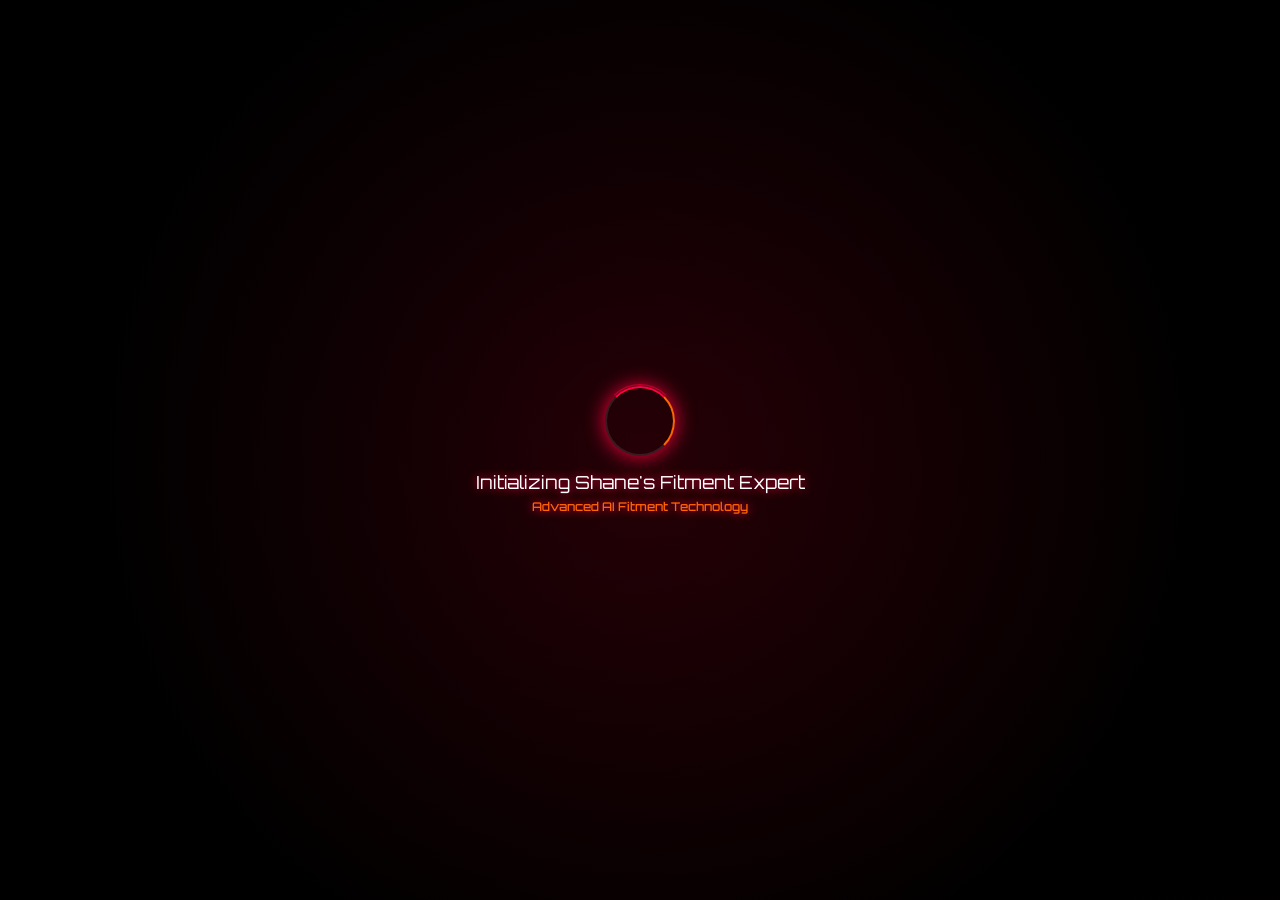
<file: fitment-ai.html>
<!DOCTYPE html>
<html lang="en">
<head>
    <meta charset="UTF-8">
    <meta name="viewport" content="width=device-width, initial-scale=1.0">
    <title>Shane's Fitment Expert AI</title>
    <style>
        /* Global Styles - Mobile First */
        * {
            margin: 0;
            padding: 0;
            box-sizing: border-box;
            font-family: 'Orbitron', 'Montserrat', Arial, sans-serif;
        }

        :root {
            --primary-red: #ff0040;
            --secondary-red: #cc0033;
            --accent-orange: #ff6600;
            --dark-bg: #0a0a0a;
            --darker-bg: #050505;
            --glass-bg: rgba(255, 255, 255, 0.05);
            --border-glow: rgba(255, 0, 64, 0.6);
            --text-primary: #ffffff;
            --text-secondary: #cccccc;
            --vh: 1vh;
        }

        html, body {
            height: 100%;
            height: calc(var(--vh, 1vh) * 100);
            overflow: hidden;
            position: relative;
            background: var(--dark-bg);
            color: var(--text-primary);
        }

        /* Enhanced Animated Background */
        .background {
            position: fixed;
            top: 0;
            left: 0;
            width: 100%;
            height: 100%;
            z-index: -1;
            background: 
                radial-gradient(circle at 20% 50%, rgba(255, 0, 64, 0.3) 0%, transparent 50%),
                radial-gradient(circle at 80% 20%, rgba(255, 102, 0, 0.2) 0%, transparent 50%),
                radial-gradient(circle at 40% 80%, rgba(204, 0, 51, 0.2) 0%, transparent 50%),
                linear-gradient(135deg, #000000 0%, #1a0000 50%, #000000 100%);
            animation: backgroundShift 20s ease-in-out infinite;
        }

        @keyframes backgroundShift {
            0%, 100% { filter: hue-rotate(0deg); }
            50% { filter: hue-rotate(15deg); }
        }

        /* Floating Particles */
        .particles {
            position: absolute;
            width: 100%;
            height: 100%;
            overflow: hidden;
        }

        .particle {
            position: absolute;
            width: 2px;
            height: 2px;
            background: var(--primary-red);
            border-radius: 50%;
            animation: float 15s infinite linear;
            opacity: 0;
        }

        .particle:nth-child(odd) {
            background: var(--accent-orange);
            animation-duration: 20s;
        }

        .particle:nth-child(3n) {
            width: 1px;
            height: 1px;
            animation-duration: 25s;
        }

        @keyframes float {
            0% {
                transform: translateY(100vh) translateX(0px);
                opacity: 0;
            }
            10% {
                opacity: 1;
            }
            90% {
                opacity: 1;
            }
            100% {
                transform: translateY(-100px) translateX(100px);
                opacity: 0;
            }
        }

        /* Dynamic Grid Lines */
        .grid-overlay {
            position: absolute;
            top: 0;
            left: 0;
            width: 100%;
            height: 100%;
            background-image: 
                linear-gradient(rgba(255, 0, 64, 0.1) 1px, transparent 1px),
                linear-gradient(90deg, rgba(255, 0, 64, 0.1) 1px, transparent 1px);
            background-size: 50px 50px;
            animation: gridMove 30s linear infinite;
        }

        @keyframes gridMove {
            0% { transform: translate(0, 0); }
            100% { transform: translate(50px, 50px); }
        }

        /* Scan Lines */
        .scan-lines {
            position: absolute;
            top: 0;
            left: 0;
            width: 100%;
            height: 100%;
            overflow: hidden;
        }

        .scan-line {
            position: absolute;
            width: 100%;
            height: 2px;
            background: linear-gradient(90deg, 
                transparent 0%, 
                var(--primary-red) 20%, 
                var(--accent-orange) 50%, 
                var(--primary-red) 80%, 
                transparent 100%);
            animation: scan 8s ease-in-out infinite;
            opacity: 0;
        }

        .scan-line:nth-child(1) { animation-delay: 0s; }
        .scan-line:nth-child(2) { animation-delay: 2s; }
        .scan-line:nth-child(3) { animation-delay: 4s; }

        @keyframes scan {
            0%, 10% {
                top: -2px;
                opacity: 0;
                transform: scaleX(0);
            }
            20% {
                opacity: 1;
                transform: scaleX(1);
            }
            80% {
                opacity: 1;
                transform: scaleX(1);
            }
            90%, 100% {
                top: 100%;
                opacity: 0;
                transform: scaleX(0);
            }
        }

        /* Main Container */
        .container {
            display: flex;
            flex-direction: column;
            height: 100%;
            height: calc(var(--vh, 1vh) * 100);
            position: relative;
            z-index: 1;
        }

        /* Enhanced Header */
        .header {
            display: flex;
            align-items: center;
            justify-content: center;
            padding: 8px 12px;
            background: 
                linear-gradient(135deg, 
                rgba(255, 0, 64, 0.2) 0%, 
                rgba(0, 0, 0, 0.8) 50%, 
                rgba(255, 102, 0, 0.2) 100%);
            backdrop-filter: blur(10px);
            border-bottom: 1px solid var(--border-glow);
            box-shadow: 
                0 0 20px rgba(255, 0, 64, 0.3),
                inset 0 1px 0 rgba(255, 255, 255, 0.1);
            position: relative;
            overflow: hidden;
        }

        .header::before {
            content: '';
            position: absolute;
            top: 0;
            left: -100%;
            width: 100%;
            height: 100%;
            background: linear-gradient(90deg, transparent, rgba(255, 255, 255, 0.1), transparent);
            animation: headerShine 3s ease-in-out infinite;
        }

        @keyframes headerShine {
            0% { left: -100%; }
            50% { left: 100%; }
            100% { left: 100%; }
        }

        .logo {
            display: flex;
            align-items: center;
            z-index: 2;
        }

        .logo-icon {
            width: 28px;
            height: 28px;
            background: linear-gradient(135deg, var(--primary-red), var(--accent-orange));
            border-radius: 50%;
            display: flex;
            justify-content: center;
            align-items: center;
            margin-right: 8px;
            box-shadow: 
                0 0 15px var(--primary-red),
                inset 0 2px 4px rgba(255, 255, 255, 0.2);
            animation: iconPulse 2s ease-in-out infinite;
            position: relative;
        }

        .logo-icon::before {
            content: '';
            position: absolute;
            top: -2px;
            left: -2px;
            right: -2px;
            bottom: -2px;
            background: linear-gradient(45deg, var(--primary-red), transparent, var(--accent-orange));
            border-radius: 50%;
            z-index: -1;
            animation: iconRotate 4s linear infinite;
        }

        @keyframes iconPulse {
            0%, 100% { transform: scale(1); }
            50% { transform: scale(1.1); }
        }

        @keyframes iconRotate {
            from { transform: rotate(0deg); }
            to { transform: rotate(360deg); }
        }

        .logo-icon svg {
            width: 16px;
            height: 16px;
            fill: #ffffff;
            filter: drop-shadow(0 0 4px rgba(255, 255, 255, 0.8));
        }

        .logo-text {
            font-size: 14px;
            font-weight: 700;
            letter-spacing: 1px;
            text-transform: uppercase;
            background: linear-gradient(135deg, var(--primary-red), var(--accent-orange), var(--primary-red));
            background-size: 200% 100%;
            -webkit-background-clip: text;
            -webkit-text-fill-color: transparent;
            background-clip: text;
            animation: textGlow 3s ease-in-out infinite;
        }

        @keyframes textGlow {
            0%, 100% { background-position: 0% 50%; }
            50% { background-position: 100% 50%; }
        }

        /* Bot Header Enhancement */
        .content {
            flex: 1;
            display: flex;
            flex-direction: column;
            position: relative;
            overflow: hidden;
        }

        .bot-header {
            padding: 6px 12px;
            background: 
                linear-gradient(90deg, 
                rgba(26, 0, 0, 0.9) 0%, 
                rgba(255, 0, 64, 0.8) 20%, 
                rgba(255, 102, 0, 0.8) 80%, 
                rgba(26, 0, 0, 0.9) 100%);
            backdrop-filter: blur(5px);
            display: flex;
            align-items: center;
            justify-content: space-between;
            border-bottom: 1px solid var(--border-glow);
            position: relative;
            overflow: hidden;
        }

        .bot-header::after {
            content: '';
            position: absolute;
            bottom: 0;
            left: 0;
            width: 100%;
            height: 1px;
            background: linear-gradient(90deg, transparent, var(--primary-red), transparent);
            animation: borderPulse 2s ease-in-out infinite;
        }

        @keyframes borderPulse {
            0%, 100% { opacity: 0.5; }
            50% { opacity: 1; }
        }

        .bot-title {
            display: flex;
            align-items: center;
        }

        .bot-icon {
            width: 20px;
            height: 20px;
            background: linear-gradient(135deg, #ffffff, #f0f0f0);
            border-radius: 50%;
            display: flex;
            justify-content: center;
            align-items: center;
            margin-right: 6px;
            box-shadow: 0 0 10px rgba(255, 255, 255, 0.5);
            animation: botIconSpin 10s linear infinite;
        }

        @keyframes botIconSpin {
            from { transform: rotate(0deg); }
            to { transform: rotate(360deg); }
        }

        .bot-icon svg {
            width: 12px;
            height: 12px;
            fill: var(--primary-red);
        }

        .bot-name {
            font-size: 12px;
            font-weight: 600;
            text-shadow: 0 0 10px var(--primary-red);
            letter-spacing: 0.5px;
        }

        .bot-status {
            display: flex;
            align-items: center;
        }

        .status-indicator {
            width: 6px;
            height: 6px;
            background-color: #00ff88;
            border-radius: 50%;
            margin-right: 4px;
            position: relative;
            box-shadow: 0 0 8px #00ff88;
        }

        .status-indicator::after {
            content: '';
            position: absolute;
            width: 100%;
            height: 100%;
            border-radius: 50%;
            background-color: #00ff88;
            animation: statusPulse 1.5s infinite;
        }

        @keyframes statusPulse {
            0% {
                transform: scale(1);
                opacity: 0.8;
            }
            70% {
                transform: scale(2.5);
                opacity: 0;
            }
            100% {
                transform: scale(3);
                opacity: 0;
            }
        }

        .status-text {
            font-size: 10px;
            color: #00ff88;
            text-shadow: 0 0 5px #00ff88;
            font-weight: 500;
        }

        /* Enhanced Chat Container */
        .chat-container {
            flex: 1;
            background: 
                linear-gradient(135deg, 
                rgba(15, 15, 15, 0.95) 0%, 
                rgba(20, 0, 5, 0.9) 50%, 
                rgba(15, 15, 15, 0.95) 100%);
            backdrop-filter: blur(10px);
            position: relative;
            border-left: 1px solid var(--border-glow);
            border-right: 1px solid var(--border-glow);
            box-shadow: 
                inset 0 0 50px rgba(255, 0, 64, 0.1),
                0 0 30px rgba(255, 0, 64, 0.2);
            overflow: hidden;
            min-height: 0; /* Allow flex shrinking */
        }

        /* Mobile-specific chat container sizing */
        @media (max-width: 767px) {
            .chat-container {
                min-height: calc(100vh - 140px); /* Ensure minimum height on mobile */
            }
            
            .container {
                min-height: 100vh;
                min-height: calc(var(--vh, 1vh) * 100);
            }
        }

        .chat-container::before {
            content: '';
            position: absolute;
            top: 0;
            left: 0;
            right: 0;
            bottom: 0;
            background: 
                radial-gradient(circle at 30% 20%, rgba(255, 0, 64, 0.1) 0%, transparent 50%),
                radial-gradient(circle at 70% 80%, rgba(255, 102, 0, 0.1) 0%, transparent 50%);
            pointer-events: none;
            z-index: 1;
        }

        .pickaxe-container {
            position: absolute;
            top: 0;
            left: 0;
            width: 100%;
            height: 100%;
            z-index: 2;
        }

        /* Enhanced Footer */
        .footer {
            padding: 4px 8px;
            background: 
                linear-gradient(135deg, 
                rgba(0, 0, 0, 0.9) 0%, 
                rgba(26, 0, 0, 0.8) 50%, 
                rgba(0, 0, 0, 0.9) 100%);
            backdrop-filter: blur(5px);
            text-align: center;
            border-top: 1px solid var(--border-glow);
            font-size: 8px;
            color: var(--text-secondary);
            position: relative;
        }

        .footer::before {
            content: '';
            position: absolute;
            top: 0;
            left: 0;
            width: 100%;
            height: 1px;
            background: linear-gradient(90deg, transparent, var(--primary-red), transparent);
        }

        .footer-brand {
            color: var(--primary-red);
            font-weight: 600;
            text-shadow: 0 0 5px var(--primary-red);
        }

        /* Enhanced Loading Animation */
        .loading-overlay {
            position: fixed;
            top: 0;
            left: 0;
            width: 100%;
            height: 100%;
            display: flex;
            justify-content: center;
            align-items: center;
            background: 
                radial-gradient(circle, rgba(255, 0, 64, 0.1) 0%, rgba(0, 0, 0, 0.95) 70%),
                linear-gradient(135deg, #000000, #1a0000);
            z-index: 1000;
            transition: opacity 0.8s ease, visibility 0.8s ease;
        }

        .loading-animation {
            display: flex;
            flex-direction: column;
            align-items: center;
        }

        .spinner {
            width: 50px;
            height: 50px;
            border-radius: 50%;
            border: 2px solid rgba(255, 255, 255, 0.1);
            border-top: 2px solid var(--primary-red);
            border-right: 2px solid var(--accent-orange);
            animation: spin 1s linear infinite;
            margin-bottom: 15px;
            box-shadow: 0 0 20px var(--primary-red);
            position: relative;
        }

        .spinner::before {
            content: '';
            position: absolute;
            top: -4px;
            left: -4px;
            right: -4px;
            bottom: -4px;
            border-radius: 50%;
            border: 1px solid transparent;
            border-top: 1px solid rgba(255, 0, 64, 0.5);
            animation: spin 2s linear infinite reverse;
        }

        @keyframes spin {
            0% { transform: rotate(0deg); }
            100% { transform: rotate(360deg); }
        }

        .loading-text {
            font-size: 14px;
            color: var(--text-primary);
            text-align: center;
            text-shadow: 0 0 10px var(--primary-red);
            animation: textPulse 2s ease-in-out infinite;
        }

        @keyframes textPulse {
            0%, 100% { opacity: 0.8; }
            50% { opacity: 1; }
        }

        .hidden {
            opacity: 0;
            visibility: hidden;
        }

        /* Tablet Styles (768px and up) */
        @media (min-width: 768px) {
            .header {
                padding: 12px 20px;
            }

            .logo-icon {
                width: 36px;
                height: 36px;
            }

            .logo-icon svg {
                width: 20px;
                height: 20px;
            }

            .logo-text {
                font-size: 18px;
            }

            .bot-header {
                padding: 10px 20px;
            }

            .bot-icon {
                width: 28px;
                height: 28px;
            }

            .bot-icon svg {
                width: 16px;
                height: 16px;
            }

            .bot-name {
                font-size: 16px;
            }

            .status-indicator {
                width: 8px;
                height: 8px;
            }

            .status-text {
                font-size: 12px;
            }

            .footer {
                font-size: 10px;
                padding: 8px 0;
            }

            .spinner {
                width: 60px;
                height: 60px;
            }

            .loading-text {
                font-size: 16px;
            }
        }

        /* Desktop Styles (1024px and up) */
        @media (min-width: 1024px) {
            .header {
                padding: 15px 30px;
            }

            .logo-icon {
                width: 44px;
                height: 44px;
            }

            .logo-icon svg {
                width: 24px;
                height: 24px;
            }

            .logo-text {
                font-size: 22px;
            }

            .bot-header {
                padding: 12px 30px;
            }

            .bot-icon {
                width: 32px;
                height: 32px;
            }

            .bot-icon svg {
                width: 18px;
                height: 18px;
            }

            .bot-name {
                font-size: 18px;
            }

            .footer {
                font-size: 12px;
                padding: 10px 0;
            }

            .spinner {
                width: 70px;
                height: 70px;
            }

            .loading-text {
                font-size: 18px;
            }

            /* Desktop-only hover effects */
            .chat-container:hover {
                box-shadow: 
                    inset 0 0 50px rgba(255, 0, 64, 0.2),
                    0 0 50px rgba(255, 0, 64, 0.3);
                transition: box-shadow 0.3s ease;
            }

            .logo-icon:hover {
                transform: scale(1.1) rotate(180deg);
                transition: transform 0.3s ease;
            }
        }

        /* Large Desktop (1440px and up) */
        @media (min-width: 1440px) {
            .grid-overlay {
                background-size: 75px 75px;
            }

            .particle {
                width: 3px;
                height: 3px;
            }
        }
    </style>
    <!-- Enhanced Google Fonts -->
    <link href="https://fonts.googleapis.com/css2?family=Orbitron:wght@400;500;700;900&family=Montserrat:wght@400;500;600;700&display=swap" rel="stylesheet">
</head>
<body>
    <!-- Enhanced Loading Animation -->
    <div class="loading-overlay" id="loadingOverlay">
        <div class="loading-animation">
            <div class="spinner"></div>
            <div class="loading-text">
                Initializing Shane's Fitment Expert<br>
                <span style="font-size: 12px; color: var(--accent-orange); font-weight: 500;">Advanced AI Fitment Technology</span>
            </div>
        </div>
    </div>

    <!-- Enhanced Background Effects -->
    <div class="background">
        <div class="grid-overlay"></div>
        <div class="particles" id="particles"></div>
        <div class="scan-lines">
            <div class="scan-line"></div>
            <div class="scan-line"></div>
            <div class="scan-line"></div>
        </div>
    </div>

    <!-- Main Container -->
    <div class="container">
        <!-- Enhanced Header -->
        <header class="header">
            <div class="logo">
                <div class="logo-icon">
                    <svg xmlns="http://www.w3.org/2000/svg" viewBox="0 0 24 24">
                        <path d="M19.43 12.98c.04-.32.07-.64.07-.98s-.03-.66-.07-.98l2.11-1.65c.19-.15.24-.42.12-.64l-2-3.46c-.12-.22-.39-.3-.61-.22l-2.49 1c-.52-.4-1.08-.73-1.69-.98l-.38-2.65C14.46 2.18 14.25 2 14 2h-4c-.25 0-.46.18-.49.42l-.38 2.65c-.61.25-1.17.59-1.69.98l-2.49-1c-.23-.09-.49 0-.61.22l-2 3.46c-.13.22-.07.49.12.64l2.11 1.65c-.04.32-.07.65-.07.98s.03.66.07.98l-2.11 1.65c-.19.15-.24.42-.12.64l2 3.46c.12.22.39.3.61.22l2.49-1c.52.4 1.08.73 1.69.98l.38 2.65c.03.24.24.42.49.42h4c.25 0 .46-.18.49-.42l.38-2.65c.61-.25 1.17-.59 1.69-.98l2.49 1c.23.09.49 0 .61-.22l2-3.46c.12-.22.07-.49-.12-.64l-2.11-1.65zM12 15.5c-1.93 0-3.5-1.57-3.5-3.5s1.57-3.5 3.5-3.5 3.5 1.57 3.5 3.5-1.57 3.5-3.5 3.5z"/>
                    </svg>
                </div>
                <div class="logo-text">Shane's Fitment Expert</div>
            </div>
        </header>

        <!-- Main Content -->
        <main class="content">
            <div class="bot-header">
                <div class="bot-title">
                    <div class="bot-icon">
                        <svg xmlns="http://www.w3.org/2000/svg" viewBox="0 0 24 24">
                            <path d="M12 2c5.523 0 10 4.477 10 10s-4.477 10-10 10S2 17.523 2 12 6.477 2 12 2zm0 2a8 8 0 100 16 8 8 0 000-16zm0 3a5 5 0 110 10 5 5 0 010-10zm0 2a3 3 0 100 6 3 3 0 000-6z"/>
                        </svg>
                    </div>
                    <div class="bot-name">Shane's AI Fitment Specialist</div>
                </div>
                <div class="bot-status">
                    <div class="status-indicator"></div>
                    <span class="status-text">Active</span>
                </div>
            </div>

            <div class="chat-container">
                <div class="pickaxe-container">
                    <!-- Pickaxe Bot Deployment -->
                    <div id="deployment-008cf251-6683-4ad7-a748-9b5de60ee594"></div>
                </div>
            </div>
        </main>

        <!-- Enhanced Footer -->
        <footer class="footer">
            <div class="footer-text">© 2025 <span class="footer-brand">Shane's Fitment Expert</span> • Powered by Advanced AI</div>
        </footer>
    </div>

    <!-- Scripts -->
    <script src="https://studio.pickaxe.co/api/embed/bundle.js" defer></script>
    <script>
        // Enhanced viewport height handling for mobile
        function setViewportHeight() {
            let vh = window.innerHeight * 0.01;
            document.documentElement.style.setProperty('--vh', `${vh}px`);
        }

        window.addEventListener('resize', setViewportHeight);
        window.addEventListener('orientationchange', setViewportHeight);
        setViewportHeight();

        // Enhanced loading screen with multiple phases
        window.addEventListener('load', function() {
            setTimeout(function() {
                document.getElementById('loadingOverlay').classList.add('hidden');
            }, 2000);
        });

        // Create floating particles
        function createParticles() {
            const particlesContainer = document.getElementById('particles');
            const particleCount = window.innerWidth < 768 ? 15 : 25;
            
            for (let i = 0; i < particleCount; i++) {
                const particle = document.createElement('div');
                particle.className = 'particle';
                particle.style.left = Math.random() * 100 + '%';
                particle.style.animationDelay = Math.random() * 15 + 's';
                particle.style.animationDuration = (15 + Math.random() * 10) + 's';
                particlesContainer.appendChild(particle);
            }
        }

        // Enhanced chat container interactions
        document.addEventListener('DOMContentLoaded', function() {
            createParticles();
            
            const chatContainer = document.querySelector('.chat-container');
            
            // Force Pickaxe bot to fill container after it loads
            const observer = new MutationObserver(function(mutations) {
                mutations.forEach(function(mutation) {
                    if (mutation.addedNodes.length) {
                        const pickaxeElements = document.querySelectorAll('#deployment-008cf251-6683-4ad7-a748-9b5de60ee594 > *');
                        pickaxeElements.forEach(function(el) {
                            el.style.width = '100%';
                            el.style.height = '100%';
                            el.style.maxWidth = 'none';
                            el.style.maxHeight = 'none';
                        });
                        
                        const iframes = document.querySelectorAll('.pickaxe-container iframe');
                        iframes.forEach(function(iframe) {
                            iframe.style.width = '100%';
                            iframe.style.height = '100%';
                            iframe.style.minHeight = '400px'; // Minimum height for mobile
                        });
                    }
                });
            });
            
            observer.observe(document.body, {
                childList: true,
                subtree: true
            });
            
            // Mobile-friendly touch interactions
            chatContainer.addEventListener('touchstart', function(e) {
                this.style.boxShadow = `
                    inset 0 0 50px rgba(255, 0, 64, 0.15),
                    0 0 40px rgba(255, 0, 64, 0.25)
                `;
            });
            
            chatContainer.addEventListener('touchend', function() {
                this.style.boxShadow = `
                    inset 0 0 50px rgba(255, 0, 64, 0.1),
                    0 0 30px rgba(255, 0, 64, 0.2)
                `;
            });
            
            // Desktop hover effects
            if (window.innerWidth > 1024) {
                chatContainer.addEventListener('mousemove', function(e) {
                    const rect = this.getBoundingClientRect();
                    const x = (e.clientX - rect.left) / rect.width;
                    const y = (e.clientY - rect.top) / rect.height;
                    
                    this.style.background = `
                        radial-gradient(circle at ${x * 100}% ${y * 100}%, 
                        rgba(255, 0, 64, 0.2) 0%, 
                        rgba(15, 15, 15, 0.95) 50%),
                        linear-gradient(135deg, 
                        rgba(15, 15, 15, 0.95) 0%, 
                        rgba(20, 0, 5, 0.9) 50%, 
                        rgba(15, 15, 15, 0.95) 100%)
                    `;
                });
                
                chatContainer.addEventListener('mouseleave', function() {
                    this.style.background = `
                        linear-gradient(135deg, 
                        rgba(15, 15, 15, 0.95) 0%, 
                        rgba(20, 0, 5, 0.9) 50%, 
                        rgba(15, 15, 15, 0.95) 100%)
                    `;
                });
            }
        });

        // Performance optimization for mobile
        function optimizeForMobile() {
            if (window.innerWidth < 768) {
                // Reduce animation intensity on mobile
                document.documentElement.style.setProperty('--animation-speed', '0.5');
                
                // Disable some heavy effects on older mobile devices
                if (navigator.hardwareConcurrency && navigator.hardwareConcurrency < 4) {
                    const gridOverlay = document.querySelector('.grid-overlay');
                    if (gridOverlay) gridOverlay.style.display = 'none';
                }
            }
        }

        optimizeForMobile();
        window.addEventListener('resize', optimizeForMobile);

        // Enhanced error handling
        window.addEventListener('error', function(e) {
            console.warn('Shane\'s Fitment Expert: Non-critical error handled gracefully');
        });
    </script>
</body>
</html>
</file>
